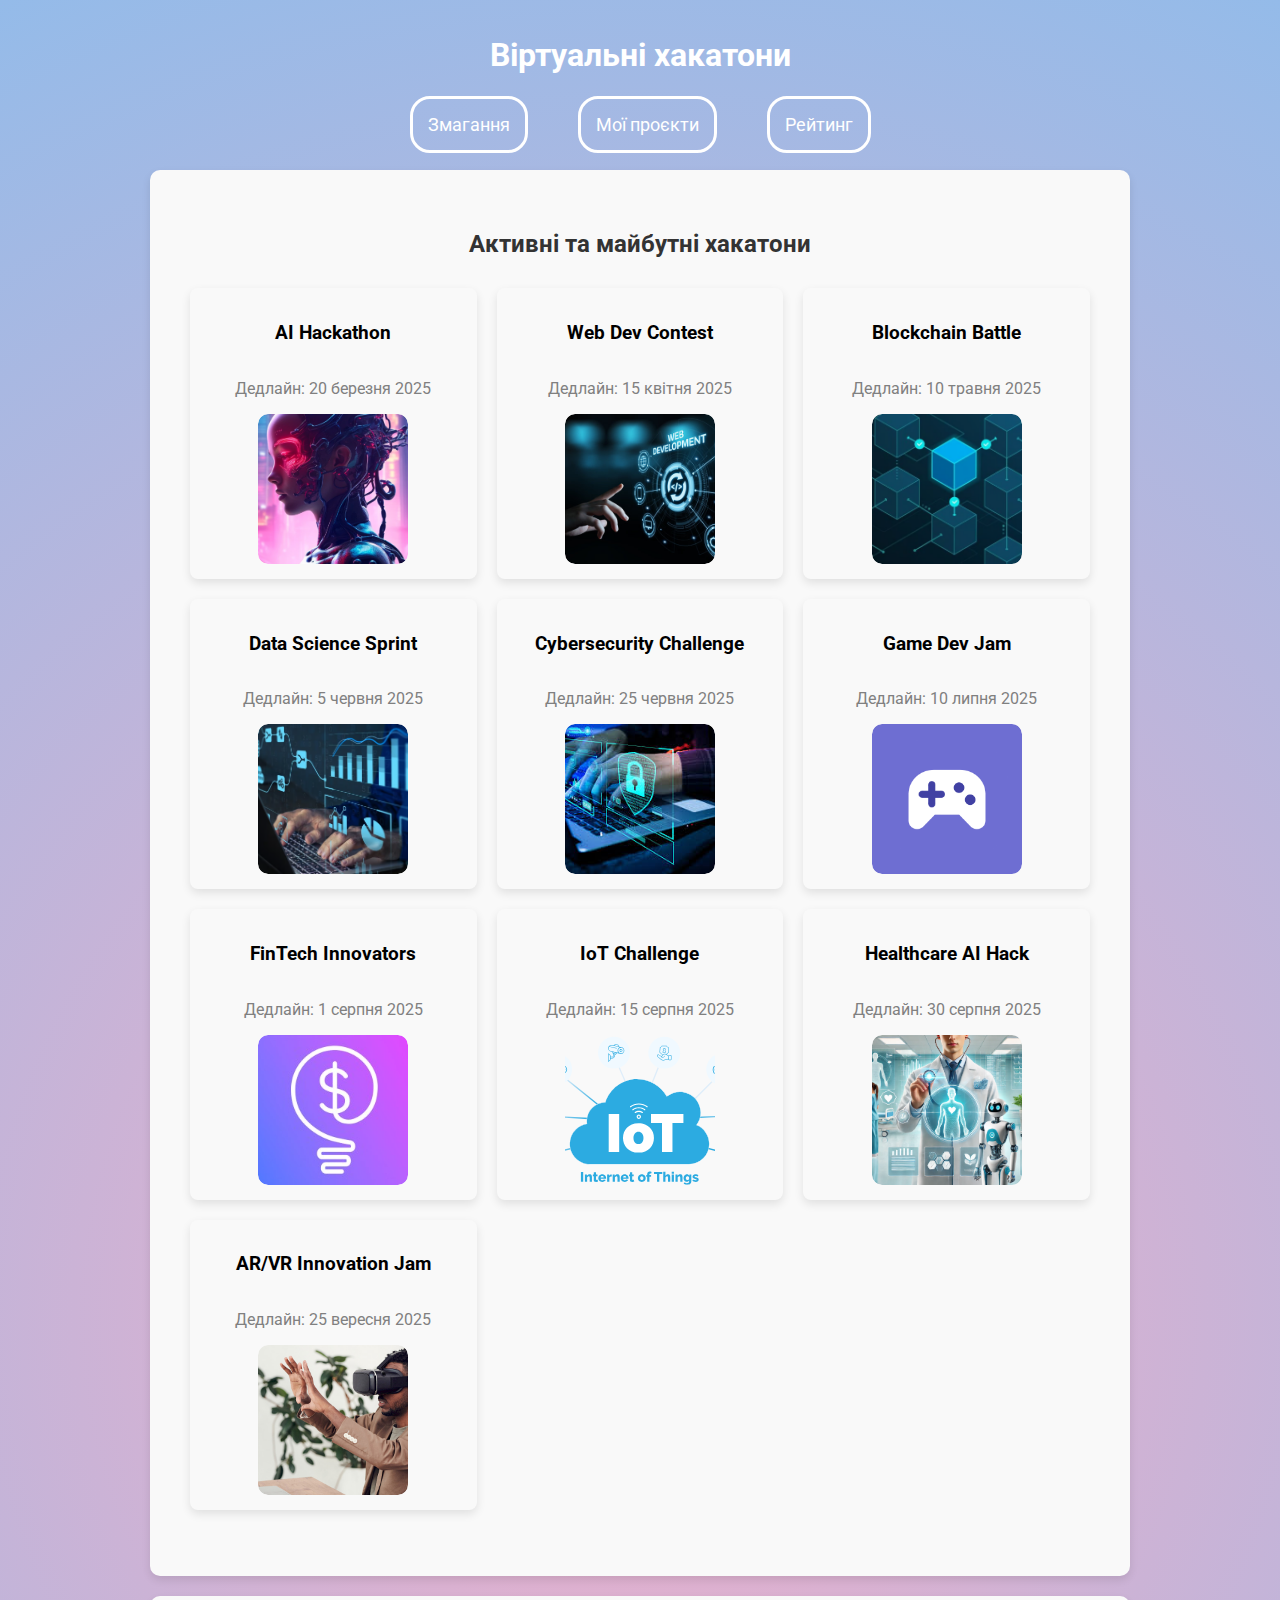
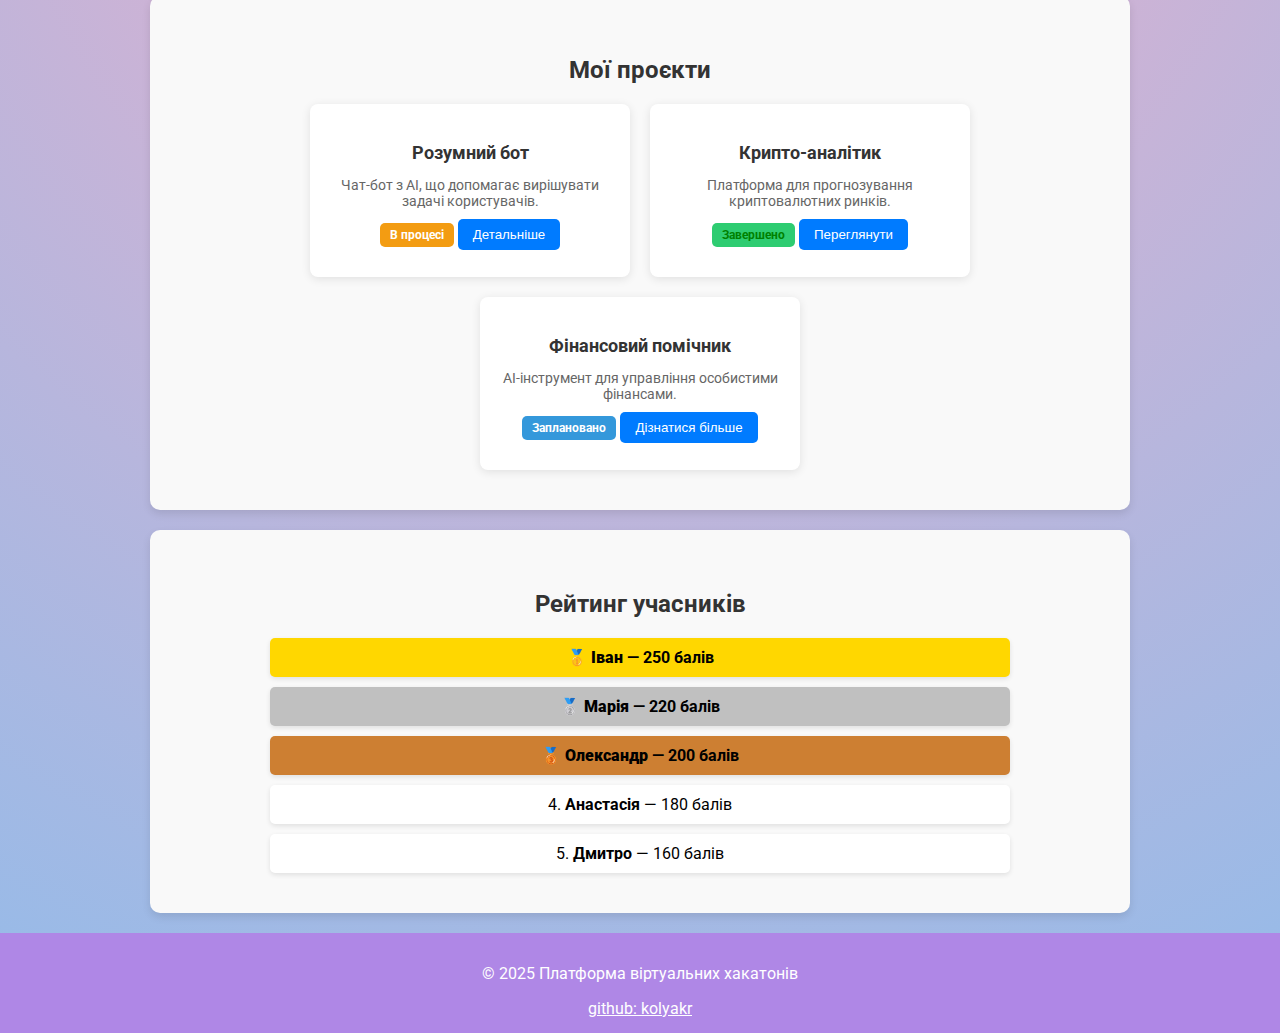
<file: index.html>
<!DOCTYPE html>
<html lang="uk">
  <head>
    <meta charset="UTF-8" />
    <meta name="viewport" content="width=device-width, initial-scale=1.0" />
    <title>Платформа хакатонів</title>
    <link rel="stylesheet" href="styles.css" />
  </head>
  <body>
    <header class="header">
      <h1 class="title">Віртуальні хакатони</h1>
      <nav class="nav">
        <ul class="nav-list">
          <li class="nav-item">
            <a href="#competitions" class="nav-link">Змагання</a>
          </li>
          <li class="nav-item">
            <a href="#projects" class="nav-link">Мої проєкти</a>
          </li>
          <li class="nav-item">
            <a href="#ranking" class="nav-link">Рейтинг</a>
          </li>
        </ul>
      </nav>
    </header>

    <section id="competitions" class="section competitions">
      <h2 class="section-title">Активні та майбутні хакатони</h2>
      <ul class="grid-container">
        <li class="grid-item">
          <h3 class="hackathon-title">AI Hackathon</h3>
          <p class="deadline">Дедлайн: 20 березня 2025</p>
          <div class="image-wrapper">
            <img class="img" src="./images/ai.webp" alt="AI Hackathon" />
          </div>
        </li>
        <li class="grid-item">
          <h3 class="hackathon-title">Web Dev Contest</h3>
          <p class="deadline">Дедлайн: 15 квітня 2025</p>
          <div class="image-wrapper">
            <img class="img" src="./images/web-dev.jpg" alt="Web Dev Contest" />
          </div>
        </li>
        <li class="grid-item">
          <h3 class="hackathon-title">Blockchain Battle</h3>
          <p class="deadline">Дедлайн: 10 травня 2025</p>
          <div class="image-wrapper">
            <img
              class="img"
              src="./images/block-chain.avif"
              alt="Blockchain Battle"
            />
          </div>
        </li>
        <li class="grid-item">
          <h3 class="hackathon-title">Data Science Sprint</h3>
          <p class="deadline">Дедлайн: 5 червня 2025</p>
          <div class="image-wrapper">
            <img
              class="img"
              src="./images/data-science.avif"
              alt="Data Science Sprint"
            />
          </div>
        </li>
        <li class="grid-item">
          <h3 class="hackathon-title">Cybersecurity Challenge</h3>
          <p class="deadline">Дедлайн: 25 червня 2025</p>
          <div class="image-wrapper">
            <img
              class="img"
              src="./images/cybersecurity.jfif"
              alt="Cybersecurity Challenge"
            />
          </div>
        </li>
        <li class="grid-item">
          <h3 class="hackathon-title">Game Dev Jam</h3>
          <p class="deadline">Дедлайн: 10 липня 2025</p>
          <div class="image-wrapper">
            <img class="img" src="./images/game.png" alt="Game Dev Jam" />
          </div>
        </li>
        <li class="grid-item">
          <h3 class="hackathon-title">FinTech Innovators</h3>
          <p class="deadline">Дедлайн: 1 серпня 2025</p>
          <div class="image-wrapper">
            <img
              class="img"
              src="./images/fintech_innovators.jfif"
              alt="FinTech Innovators"
            />
          </div>
        </li>
        <li class="grid-item">
          <h3 class="hackathon-title">IoT Challenge</h3>
          <p class="deadline">Дедлайн: 15 серпня 2025</p>
          <div class="image-wrapper">
            <img class="img" src="./images/iot.svg" alt="IoT Challenge" />
          </div>
        </li>
        <li class="grid-item">
          <h3 class="hackathon-title">Healthcare AI Hack</h3>
          <p class="deadline">Дедлайн: 30 серпня 2025</p>
          <div class="image-wrapper">
            <img
              class="img"
              src="./images/healthcare.png"
              alt="Healthcare AI Hack"
            />
          </div>
        </li>
        <li class="grid-item">
          <h3 class="hackathon-title">AR/VR Innovation Jam</h3>
          <p class="deadline">Дедлайн: 25 вересня 2025</p>
          <div class="image-wrapper">
            <img class="img" src="./images/vr.jpg" alt="AR/VR Innovation Jam" />
          </div>
        </li>
      </ul>
    </section>

    <section id="projects" class="section projects">
      <h2 class="section-title">Мої проєкти</h2>
      <div class="project-container">
        <div class="project-card">
          <h3 class="project-title">Розумний бот</h3>
          <p class="project-description">
            Чат-бот з AI, що допомагає вирішувати задачі користувачів.
          </p>
          <span class="status in-progress">В процесі</span>
          <button class="btn">Детальніше</button>
        </div>
        <div class="project-card">
          <h3 class="project-title">Крипто-аналітик</h3>
          <p class="project-description">
            Платформа для прогнозування криптовалютних ринків.
          </p>
          <span class="status completed">Завершено</span>
          <button class="btn">Переглянути</button>
        </div>
        <div class="project-card">
          <h3 class="project-title">Фінансовий помічник</h3>
          <p class="project-description">
            AI-інструмент для управління особистими фінансами.
          </p>
          <span class="status planned">Заплановано</span>
          <button class="btn">Дізнатися більше</button>
        </div>
      </div>
    </section>

    <section id="ranking" class="section ranking">
      <h2 class="section-title">Рейтинг учасників</h2>
      <div class="ranking-container">
        <div class="ranking-item first-place">
          🥇 <strong>Іван</strong> — 250 балів
        </div>
        <div class="ranking-item second-place">
          🥈 <strong>Марія</strong> — 220 балів
        </div>
        <div class="ranking-item third-place">
          🥉 <strong>Олександр</strong> — 200 балів
        </div>
        <div class="ranking-item">
          4. <strong>Анастасія</strong> — 180 балів
        </div>
        <div class="ranking-item">5. <strong>Дмитро</strong> — 160 балів</div>
      </div>
    </section>

    <footer class="footer">
      <p class="footer-text">&copy; 2025 Платформа віртуальних хакатонів</p>
      <a style="color: white" href="https://github.com/kolyakr"
        >github: kolyakr</a
      >
    </footer>
  </body>
</html>
</file>
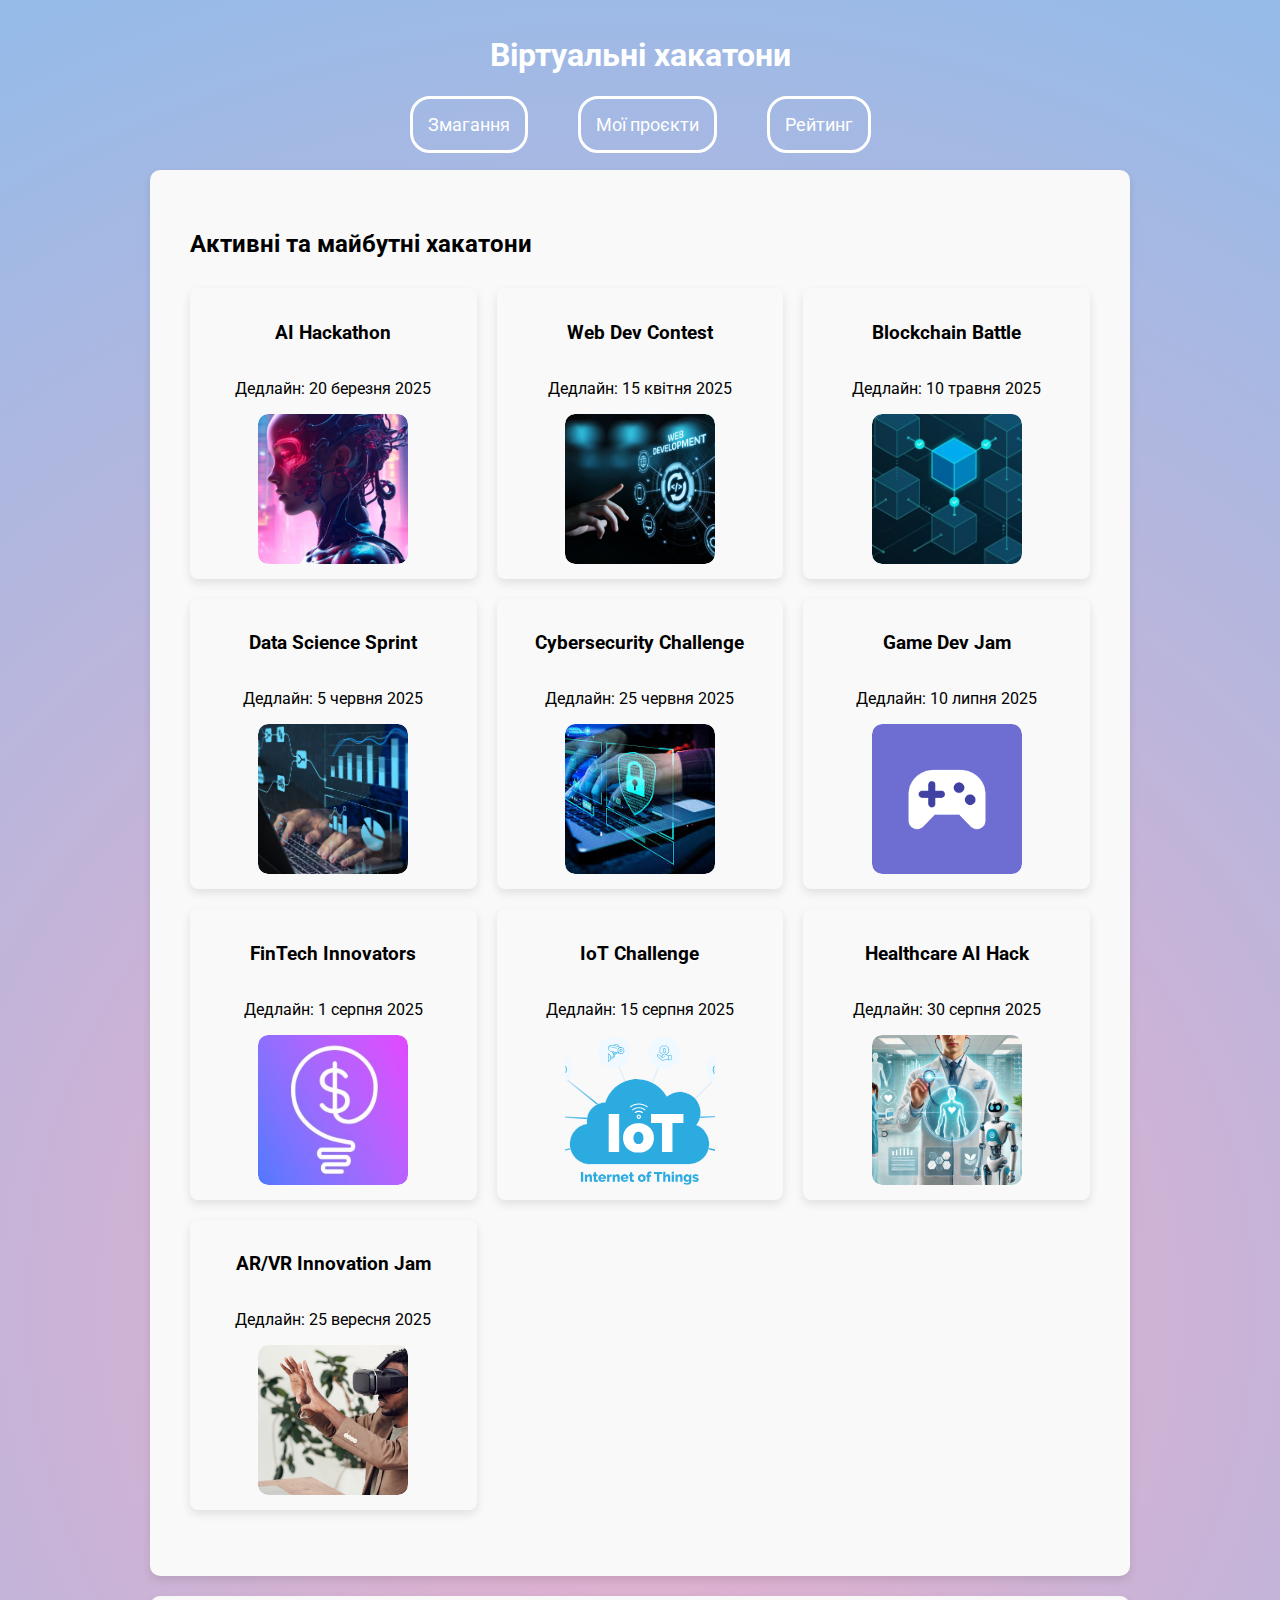
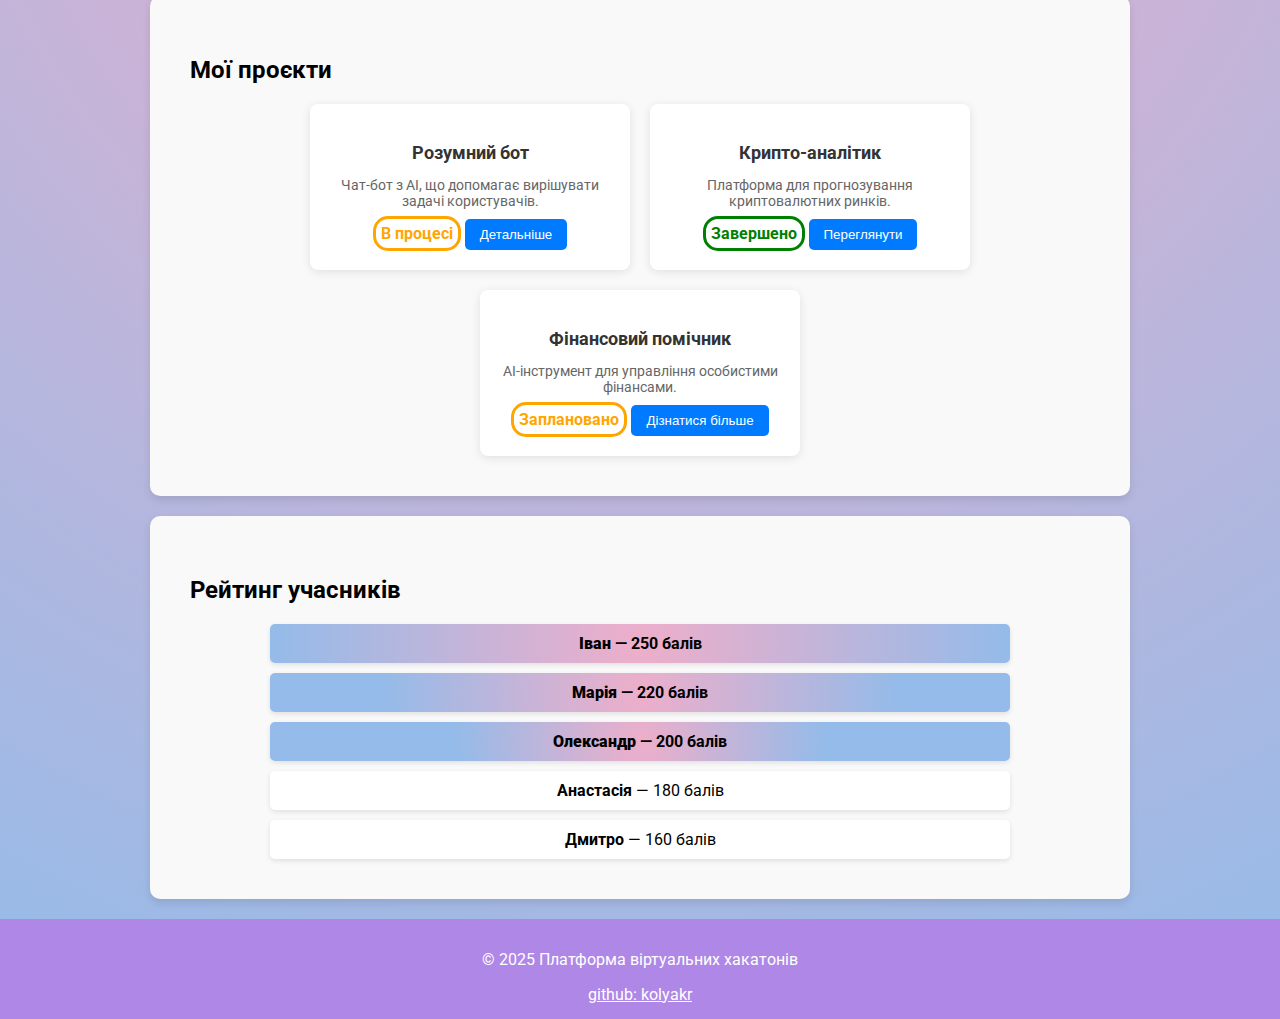
<file: lab1/index.html>
<!DOCTYPE html>
<html lang="uk">
  <head>
    <meta charset="UTF-8" />
    <meta name="viewport" content="width=device-width, initial-scale=1.0" />
    <title>Платформа хакатонів</title>
    <link rel="stylesheet" href="styles.css" />
  </head>
  <body>
    <header class="header">
      <h1 class="title">Віртуальні хакатони</h1>
      <nav class="nav">
        <ul class="nav-list">
          <li class="nav-item">
            <a href="#competitions" class="nav-link">Змагання</a>
          </li>
          <li class="nav-item">
            <a href="#projects" class="nav-link">Мої проєкти</a>
          </li>
          <li class="nav-item">
            <a href="#ranking" class="nav-link">Рейтинг</a>
          </li>
        </ul>
      </nav>
    </header>

    <section id="competitions" class="section competitions">
      <h2 class="section-title">Активні та майбутні хакатони</h2>
      <ul class="grid-container">
        <li class="grid-item">
          <h3 class="hackathon-title">AI Hackathon</h3>
          <p class="deadline">Дедлайн: 20 березня 2025</p>
          <div class="image-wrapper">
            <img class="img" src="./images/ai.webp" alt="AI Hackathon" />
          </div>
        </li>
        <li class="grid-item">
          <h3 class="hackathon-title">Web Dev Contest</h3>
          <p class="deadline">Дедлайн: 15 квітня 2025</p>
          <div class="image-wrapper">
            <img class="img" src="./images/web-dev.jpg" alt="Web Dev Contest" />
          </div>
        </li>
        <li class="grid-item">
          <h3 class="hackathon-title">Blockchain Battle</h3>
          <p class="deadline">Дедлайн: 10 травня 2025</p>
          <div class="image-wrapper">
            <img
              class="img"
              src="./images/block-chain.avif"
              alt="Blockchain Battle"
            />
          </div>
        </li>
        <li class="grid-item">
          <h3 class="hackathon-title">Data Science Sprint</h3>
          <p class="deadline">Дедлайн: 5 червня 2025</p>
          <div class="image-wrapper">
            <img
              class="img"
              src="./images/data-science.avif"
              alt="Data Science Sprint"
            />
          </div>
        </li>
        <li class="grid-item">
          <h3 class="hackathon-title">Cybersecurity Challenge</h3>
          <p class="deadline">Дедлайн: 25 червня 2025</p>
          <div class="image-wrapper">
            <img
              class="img"
              src="./images/cybersecurity.jfif"
              alt="Cybersecurity Challenge"
            />
          </div>
        </li>
        <li class="grid-item">
          <h3 class="hackathon-title">Game Dev Jam</h3>
          <p class="deadline">Дедлайн: 10 липня 2025</p>
          <div class="image-wrapper">
            <img class="img" src="./images/game.png" alt="Game Dev Jam" />
          </div>
        </li>
        <li class="grid-item">
          <h3 class="hackathon-title">FinTech Innovators</h3>
          <p class="deadline">Дедлайн: 1 серпня 2025</p>
          <div class="image-wrapper">
            <img
              class="img"
              src="./images/fintech_innovators.jfif"
              alt="FinTech Innovators"
            />
          </div>
        </li>
        <li class="grid-item">
          <h3 class="hackathon-title">IoT Challenge</h3>
          <p class="deadline">Дедлайн: 15 серпня 2025</p>
          <div class="image-wrapper">
            <img class="img" src="./images/iot.svg" alt="IoT Challenge" />
          </div>
        </li>
        <li class="grid-item">
          <h3 class="hackathon-title">Healthcare AI Hack</h3>
          <p class="deadline">Дедлайн: 30 серпня 2025</p>
          <div class="image-wrapper">
            <img
              class="img"
              src="./images/healthcare.png"
              alt="Healthcare AI Hack"
            />
          </div>
        </li>
        <li class="grid-item">
          <h3 class="hackathon-title">AR/VR Innovation Jam</h3>
          <p class="deadline">Дедлайн: 25 вересня 2025</p>
          <div class="image-wrapper">
            <img class="img" src="./images/vr.jpg" alt="AR/VR Innovation Jam" />
          </div>
        </li>
      </ul>
    </section>

    <section id="projects" class="section projects">
      <h2 class="section-title">Мої проєкти</h2>
      <div class="project-container">
        <div class="project-card">
          <h3 class="project-title">Розумний бот</h3>
          <p class="project-description">
            Чат-бот з AI, що допомагає вирішувати задачі користувачів.
          </p>
          <span class="status in-progress">В процесі</span>
          <button class="btn">Детальніше</button>
        </div>
        <div class="project-card">
          <h3 class="project-title">Крипто-аналітик</h3>
          <p class="project-description">
            Платформа для прогнозування криптовалютних ринків.
          </p>
          <span class="status completed">Завершено</span>
          <button class="btn">Переглянути</button>
        </div>
        <div class="project-card">
          <h3 class="project-title">Фінансовий помічник</h3>
          <p class="project-description">
            AI-інструмент для управління особистими фінансами.
          </p>
          <span class="status planned">Заплановано</span>
          <button class="btn">Дізнатися більше</button>
        </div>
      </div>
    </section>

    <section id="ranking" class="section ranking">
      <h2 class="section-title">Рейтинг учасників</h2>
      <div class="ranking-container">
        <div class="ranking-item first-place">
          <strong>Іван</strong> — 250 балів
        </div>
        <div class="ranking-item second-place">
          <strong>Марія</strong> — 220 балів
        </div>
        <div class="ranking-item third-place">
          <strong>Олександр</strong> — 200 балів
        </div>
        <div class="ranking-item"><strong>Анастасія</strong> — 180 балів</div>
        <div class="ranking-item"><strong>Дмитро</strong> — 160 балів</div>
      </div>
    </section>

    <footer class="footer">
      <p class="footer-text">&copy; 2025 Платформа віртуальних хакатонів</p>
      <a style="color: white" href="https://github.com/kolyakr"
        >github: kolyakr</a
      >
    </footer>
  </body>
</html>
</file>
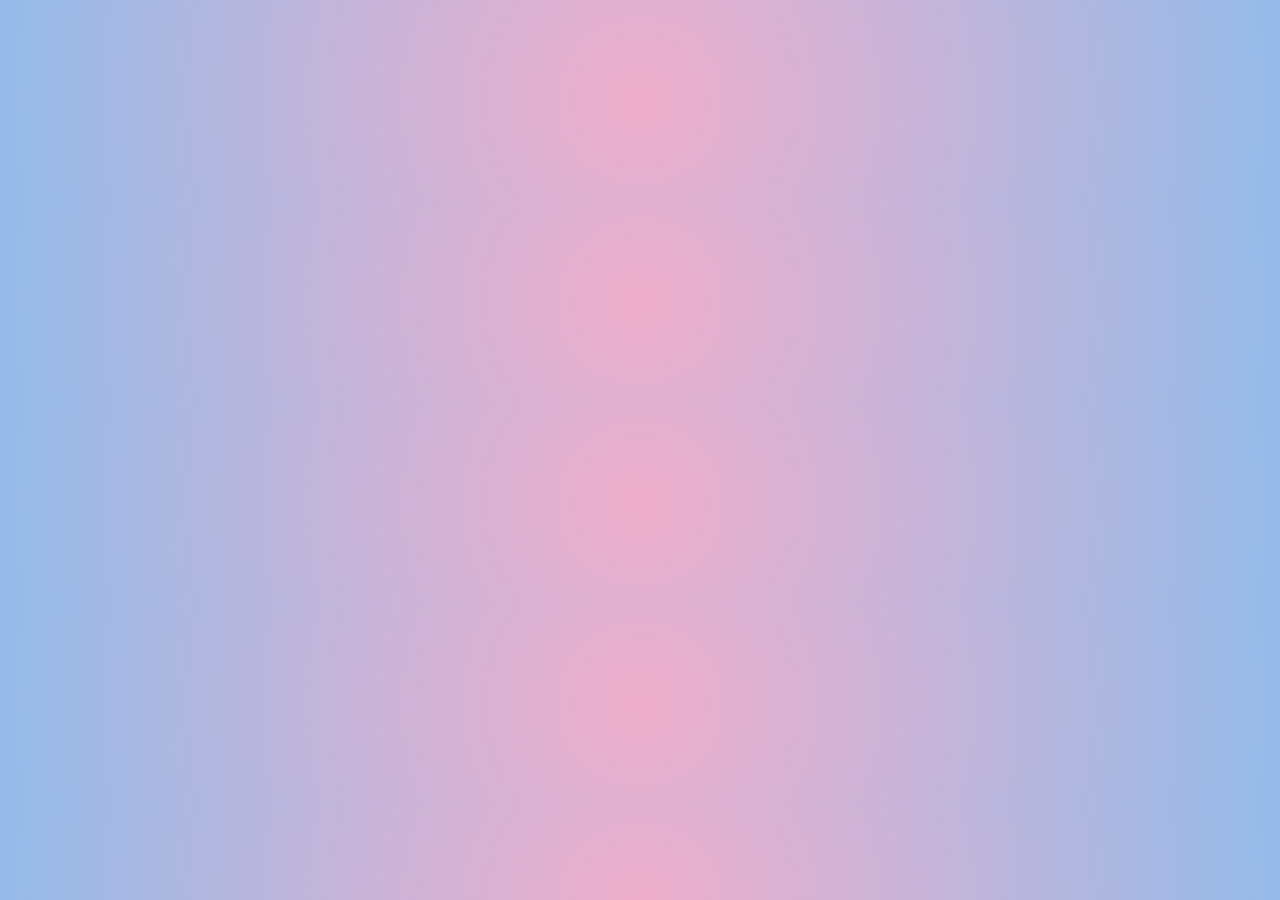
<file: lab2/project-details.html>
<!DOCTYPE html>
<html lang="uk">
  <head>
    <meta charset="UTF-8" />
    <meta name="viewport" content="width=device-width, initial-scale=1.0" />
    <title>Деталі проєкту</title>
    <link rel="stylesheet" href="styles.css" />
  </head>
  <body>
    <div class="project-details-container"></div>
    <script type="module" src="./js/project-details.js"></script>
  </body>
</html>
</file>
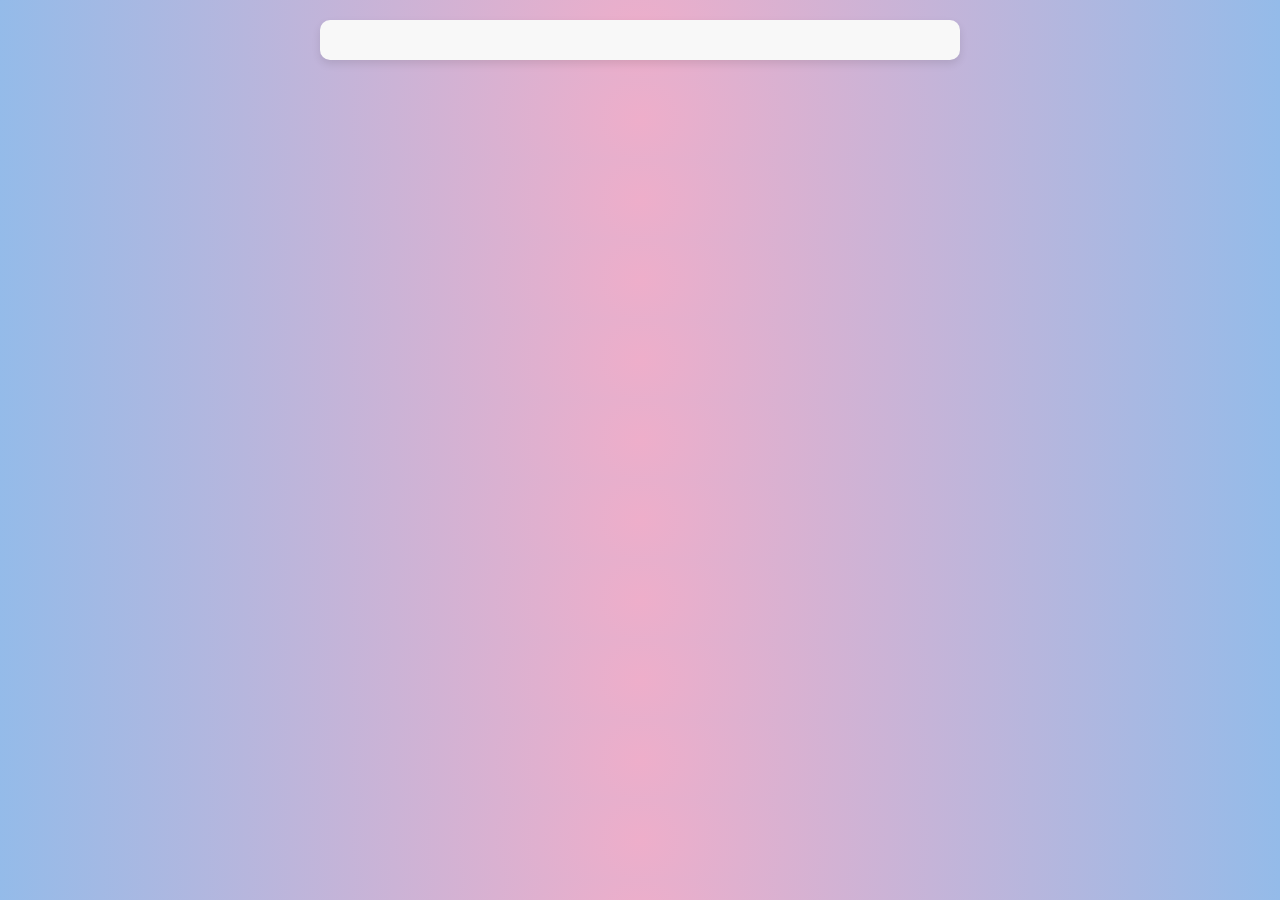
<file: lab2/ranking.html>
<!DOCTYPE html>
<html lang="uk">
  <head>
    <meta charset="UTF-8" />
    <meta name="viewport" content="width=device-width, initial-scale=1.0" />
    <title>Рейтинг учасників</title>
    <link rel="stylesheet" href="styles.css" />
  </head>
  <body>
    <div class="ranking-container"></div>
    <script type="module" src="./js/full-ranking.js"></script>
  </body>
</html>
</file>
<file: styles.css>
@import url("https://fonts.googleapis.com/css2?family=Inter:ital,opsz,wght@0,14..32,100..900;1,14..32,100..900&family=Montserrat:ital,wght@0,100..900;1,100..900&family=Poppins:ital,wght@0,100;0,200;0,300;0,400;0,500;0,600;0,700;0,800;0,900;1,100;1,200;1,300;1,400;1,500;1,600;1,700;1,800;1,900&family=Roboto:ital,wght@0,100..900;1,100..900&display=swap");
body {
  font-family: "Roboto", Arial, sans-serif;
  margin: 0;
  padding: 0;
  background: rgb(238, 174, 202);
  background: radial-gradient(
    circle,
    rgba(238, 174, 202, 1) 0%,
    rgba(148, 187, 233, 1) 100%
  );
}

header {
  color: white;
  padding: 15px;
  text-align: center;
}

.title {
  margin-bottom: 40px;
}

.nav-list {
  display: flex;
  justify-content: center;
  align-items: center;
  gap: 20px;
}

nav ul {
  list-style: none;
  padding: 0;
  margin: 0;
}

.nav-link {
  border: 3px solid white;
  border-radius: 20px;
  padding: 15px;
}

nav ul li {
  display: inline-block;
  margin: 0 15px;
}

nav ul li a {
  color: white;
  text-decoration: none;
  font-size: 18px;
}

section {
  padding: 20px;
  margin: 20px auto;
  background: white;
  border-radius: 8px;
  box-shadow: 0 4px 10px rgba(0, 0, 0, 0.1);
  max-width: 1100px;
}

.grid-container {
  display: grid;
  grid-template-columns: repeat(auto-fit, minmax(280px, 1fr));
  gap: 20px;
  padding: 10px 0;
}

.deadline {
  color: grey;
}

.grid-item {
  padding: 15px;
  border-radius: 8px;
  box-shadow: 0 4px 10px rgba(0, 0, 0, 0.1);
  text-align: center;
  transition: transform 0.2s;
  display: flex;
  justify-content: center;
  align-items: center;
  flex-direction: column;
  cursor: pointer;
}

.grid-item:hover {
  transform: scale(1.05);
}

.status {
  color: orange;
  font-weight: bold;
}

.status.completed {
  color: green;
}

@media (max-width: 768px) {
  nav ul {
    text-align: center;
    padding: 0;
  }

  nav ul li {
    display: block;
    margin: 10px 0;
  }

  section {
    margin: 10px;
    padding: 15px;
  }

  .grid-container {
    grid-template-columns: 1fr;
  }

  .grid-item {
    padding: 10px;
    border-radius: 6px;
  }
}

@media (max-width: 480px) {
  header {
    padding: 10px;
  }

  nav ul li a {
    font-size: 16px;
  }

  .grid-item {
    padding: 10px;
  }

  section {
    padding: 10px;
  }

  .nav-list {
    flex-direction: column;
  }

  .grid-item {
    padding: 8px;
    border-radius: 5px;
    font-size: 0.7rem;
  }
}

footer {
  text-align: center;
  padding: 15px;
  background: #af87e6;
  color: white;
  margin-top: 20px;
}

.image-wrapper {
  display: flex;
  justify-content: center;
  align-items: center;
  width: 150px;
  height: 150px;
  display: flex;
  justify-content: center;
  align-items: center;
  overflow: hidden;
  border-radius: 10px;
}

.img {
  width: 100%;
  height: 100%;
  object-fit: cover;
  border-radius: 10px;
  transition: transform 0.3s ease-in-out;
}

.img:hover {
  transform: scale(1.05);
}

.section {
  padding: 40px;
  margin: 20px auto;
  max-width: 900px;
  background: #f9f9f9;
  border-radius: 10px;
  box-shadow: 0 4px 8px rgba(0, 0, 0, 0.1);
}

.section-title {
  text-align: center;
  font-size: 24px;
  color: #333;
  margin-bottom: 20px;
}

.project-container {
  display: flex;
  flex-wrap: wrap;
  gap: 20px;
  justify-content: center;
}

.project-card {
  background: white;
  padding: 20px;
  border-radius: 8px;
  box-shadow: 0 2px 10px rgba(0, 0, 0, 0.1);
  width: 280px;
  text-align: center;
  transition: transform 0.2s;
}

.project-card:hover {
  transform: translateY(-5px);
}

.project-title {
  font-size: 18px;
  margin-bottom: 10px;
  color: #333;
}

.project-description {
  font-size: 14px;
  color: #666;
  margin-bottom: 10px;
}

.status {
  display: inline-block;
  padding: 5px 10px;
  border-radius: 5px;
  font-size: 12px;
  color: white;
  margin-bottom: 10px;
}

.in-progress {
  background: #f39c12;
}

.completed {
  background: #2ecc71;
}

.planned {
  background: #3498db;
}

.btn {
  background: #007bff;
  color: white;
  padding: 8px 15px;
  border: none;
  border-radius: 5px;
  cursor: pointer;
  transition: background 0.3s;
}

.btn:hover {
  background: #0056b3;
}

/* Стилі для рейтингу */
.ranking-container {
  display: flex;
  flex-direction: column;
  align-items: center;
  gap: 10px;
}

.ranking-item {
  width: 80%;
  padding: 10px;
  font-size: 16px;
  text-align: center;
  background: white;
  border-radius: 5px;
  box-shadow: 0 2px 5px rgba(0, 0, 0, 0.1);
}

.first-place {
  background: gold;
  font-weight: bold;
}

.second-place {
  background: silver;
  font-weight: bold;
}

.third-place {
  background: #cd7f32;
  font-weight: bold;
}
</file>
<file: lab1/styles.css>
@import url("https://fonts.googleapis.com/css2?family=Inter:ital,opsz,wght@0,14..32,100..900;1,14..32,100..900&family=Montserrat:ital,wght@0,100..900;1,100..900&family=Poppins:ital,wght@0,100;0,200;0,300;0,400;0,500;0,600;0,700;0,800;0,900;1,100;1,200;1,300;1,400;1,500;1,600;1,700;1,800;1,900&family=Roboto:ital,wght@0,100..900;1,100..900&display=swap");

html {
  scroll-behavior: smooth;
}

body {
  font-family: "Roboto", Arial, sans-serif;
  margin: 0;
  padding: 0;
  background: radial-gradient(
    circle,
    rgba(238, 174, 202, 1) 0%,
    rgba(148, 187, 233, 1) 100%
  );
}

header {
  color: white;
  padding: 15px;
  text-align: center;
}

.title {
  margin-bottom: 40px;
}

.nav-list {
  display: flex;
  justify-content: center;
  align-items: center;
  gap: 20px;
}

nav ul {
  list-style: none;
  padding: 0;
  margin: 0;
}

.nav-link {
  border: 3px solid white;
  border-radius: 20px;
  padding: 15px;
  transition: all 0.3s ease-in-out;
}

.nav-link:hover,
.nav-link.active {
  background: white;
  color: #333;
  border-color: #333;
}

nav ul li {
  display: inline-block;
  margin: 0 15px;
}

nav ul li a {
  color: white;
  text-decoration: none;
  font-size: 18px;
  transition: color 0.3s ease-in-out;
}

nav ul li a:hover {
  color: #ffeb3b;
}

section {
  padding: 20px;
  margin: 20px auto;
  background: white;
  border-radius: 8px;
  box-shadow: 0 4px 10px rgba(0, 0, 0, 0.1);
  max-width: 1100px;
}

.grid-container {
  display: grid;
  grid-template-columns: repeat(auto-fit, minmax(280px, 1fr));
  gap: 20px;
  padding: 10px 0;
}

.grid-item {
  padding: 15px;
  border-radius: 8px;
  box-shadow: 0 4px 10px rgba(0, 0, 0, 0.1);
  text-align: center;
  transition: transform 0.2s;
  display: flex;
  justify-content: center;
  align-items: center;
  flex-direction: column;
  cursor: pointer;
}

.grid-item:hover {
  transform: scale(1.05);
}

.status {
  color: orange;
  font-weight: bold;
  border: 3px solid orange;
  padding: 5px;
  box-sizing: border-box;
  border-radius: 15px;
}

.status.completed {
  border: 3px solid green;
  padding: 5px;
  box-sizing: border-box;
  border-radius: 15px;
  color: green;
}

@media (max-width: 768px) {
  nav ul {
    text-align: center;
    padding: 0;
  }

  nav ul li {
    display: block;
    margin: 10px 0;
  }
}

@media (max-width: 480px) {
  header {
    padding: 10px;
  }

  .nav-list {
    flex-direction: column;
  }

  .grid-item {
    padding: 8px;
    font-size: 0.7rem;
  }
}

footer {
  text-align: center;
  padding: 15px;
  background: #af87e6;
  color: white;
  margin-top: 20px;
}

.image-wrapper {
  display: flex;
  justify-content: center;
  align-items: center;
  width: 150px;
  height: 150px;
  overflow: hidden;
  border-radius: 10px;
}

.img {
  width: 100%;
  height: 100%;
  object-fit: cover;
  border-radius: 10px;
  transition: transform 0.3s ease-in-out;
}

.img:hover {
  transform: scale(1.05);
}

nav ul li a.active {
  color: #ffeb3b;
  font-weight: bold;
}

.section {
  padding: 40px;
  margin: 20px auto;
  max-width: 900px;
  background: #f9f9f9;
  border-radius: 10px;
  box-shadow: 0 4px 8px rgba(0, 0, 0, 0.1);
}

.project-container {
  display: flex;
  flex-wrap: wrap;
  gap: 20px;
  justify-content: center;
}

.project-card {
  background: white;
  padding: 20px;
  border-radius: 8px;
  box-shadow: 0 2px 10px rgba(0, 0, 0, 0.1);
  width: 280px;
  text-align: center;
  transition: transform 0.2s;
}

.project-card:hover {
  transform: translateY(-5px);
}

.project-title {
  font-size: 18px;
  margin-bottom: 10px;
  color: #333;
}

.project-description {
  font-size: 14px;
  color: #666;
  margin-bottom: 10px;
}

.btn {
  background: #007bff;
  color: white;
  padding: 8px 15px;
  border: none;
  border-radius: 5px;
  cursor: pointer;
  transition: background 0.3s;
}

.btn:hover {
  background: #0056b3;
}

.ranking-container {
  display: flex;
  flex-direction: column;
  align-items: center;
  gap: 10px;
}

.ranking-item {
  width: 80%;
  padding: 10px;
  font-size: 16px;
  text-align: center;
  background: white;
  border-radius: 5px;
  box-shadow: 0 2px 5px rgba(0, 0, 0, 0.1);
}

.first-place {
  background: radial-gradient(
    circle,
    rgba(238, 174, 202, 1) 0%,
    rgba(148, 187, 233, 1) 100%
  );
  font-weight: bold;
}

.second-place {
  background: radial-gradient(
    circle,
    rgba(238, 174, 202, 1) 0%,
    rgba(148, 187, 233, 1) 70%
  );
  font-weight: bold;
}

.third-place {
  background: radial-gradient(
    circle,
    rgba(238, 174, 202, 1) 0%,
    rgba(148, 187, 233, 1) 50%
  );
  font-weight: bold;
}
</file>
<file: lab2/styles.css>
@import url("https://fonts.googleapis.com/css2?family=Inter:ital,opsz,wght@0,14..32,100..900;1,14..32,100..900&family=Montserrat:ital,wght@0,100..900;1,100..900&family=Poppins:ital,wght@0,100;0,200;0,300;0,400;0,500;0,600;0,700;0,800;0,900;1,100;1,200;1,300;1,400;1,500;1,600;1,700;1,800;1,900&family=Roboto:ital,wght@0,100..900;1,100..900&display=swap");

html {
  scroll-behavior: smooth;
}

body {
  font-family: "Roboto", Arial, sans-serif;
  margin: 0;
  padding: 0;
  background: radial-gradient(
    circle,
    rgba(238, 174, 202, 1) 0%,
    rgba(148, 187, 233, 1) 100%
  );
}

header {
  color: white;
  padding: 15px;
  text-align: center;
}

.title {
  margin-bottom: 40px;
}

.nav-list {
  display: flex;
  justify-content: center;
  align-items: center;
  gap: 20px;
}

nav ul {
  list-style: none;
  padding: 0;
  margin: 0;
}

.nav-link {
  border: 3px solid white;
  border-radius: 20px;
  padding: 15px;
  transition: all 0.3s ease-in-out;
}

.nav-link:hover,
.nav-link.active {
  background: white;
  color: #333;
  border-color: #333;
}

nav ul li {
  display: inline-block;
  margin: 0 15px;
}

nav ul li a {
  color: white;
  text-decoration: none;
  font-size: 18px;
  transition: color 0.3s ease-in-out;
}

nav ul li a:hover {
  color: #ffeb3b;
}

section {
  padding: 20px;
  margin: 20px auto;
  background: white;
  border-radius: 8px;
  box-shadow: 0 4px 10px rgba(0, 0, 0, 0.1);
  max-width: 1100px;
}

.grid-container {
  display: grid;
  grid-template-columns: repeat(auto-fit, minmax(280px, 1fr));
  gap: 20px;
  padding: 10px 0;
}

.grid-item {
  padding: 15px;
  border-radius: 8px;
  box-shadow: 0 4px 10px rgba(0, 0, 0, 0.1);
  text-align: center;
  transition: transform 0.2s;
  display: flex;
  justify-content: center;
  align-items: center;
  flex-direction: column;
  cursor: pointer;
}

.grid-item:hover {
  transform: scale(1.05);
}

.status {
  color: orange;
  font-weight: bold;
  border: 3px solid orange;
  padding: 5px;
  box-sizing: border-box;
  border-radius: 15px;
}

.status.completed {
  border: 3px solid green;
  padding: 5px;
  box-sizing: border-box;
  border-radius: 15px;
  color: green;
}

@media (max-width: 768px) {
  nav ul {
    text-align: center;
    padding: 0;
  }

  nav ul li {
    display: block;
    margin: 10px 0;
  }
}

@media (max-width: 480px) {
  header {
    padding: 10px;
  }

  .nav-list {
    flex-direction: column;
  }

  .grid-item {
    padding: 8px;
    font-size: 0.7rem;
  }
}

footer {
  text-align: center;
  padding: 15px;
  background: #af87e6;
  color: white;
  margin-top: 20px;
}

.image-wrapper {
  display: flex;
  justify-content: center;
  align-items: center;
  width: 150px;
  height: 150px;
  overflow: hidden;
  border-radius: 10px;
}

.img {
  width: 100%;
  height: 100%;
  object-fit: cover;
  border-radius: 10px;
  transition: transform 0.3s ease-in-out;
}

.img:hover {
  transform: scale(1.05);
}

nav ul li a.active {
  color: #ffeb3b;
  font-weight: bold;
}

.section {
  padding: 40px;
  margin: 20px auto;
  max-width: 900px;
  background: #f9f9f9;
  border-radius: 10px;
  box-shadow: 0 4px 8px rgba(0, 0, 0, 0.1);
}

.project-container {
  display: flex;
  flex-wrap: wrap;
  gap: 20px;
  justify-content: center;
}

.project-card {
  background: white;
  border: 5px solid rgb(224, 185, 198);
  padding: 20px;
  border-radius: 8px;
  box-shadow: 0 2px 10px rgba(0, 0, 0, 0.1);
  width: 280px;
  text-align: center;
  transition: transform 0.2s;
}

.project-card:hover {
  transform: translateY(-5px);
}

.project-title {
  font-size: 18px;
  margin-bottom: 10px;
  color: rgb(85, 58, 67);
}

.project-description {
  font-size: 14px;
  color: #666;
  margin-bottom: 10px;
}

.btn {
  background: rgb(224, 185, 198);
  color: white;
  padding: 8px 15px;
  border: none;
  border-radius: 5px;
  cursor: pointer;
  transition: background 0.3s;
}

.btn:hover {
  background: rgb(237, 92, 140);
}

.ranking-container {
  display: flex;
  flex-direction: column;
  align-items: center;
  gap: 10px;
}

.ranking-item {
  width: 80%;
  padding: 10px;
  font-size: 16px;
  text-align: center;
  background: white;
  border-radius: 5px;
  box-shadow: 0 2px 5px rgba(0, 0, 0, 0.1);
}

.first-place {
  background: radial-gradient(
    circle,
    rgba(238, 174, 202, 1) 0%,
    rgba(148, 187, 233, 1) 100%
  );
  font-weight: bold;
}

.second-place {
  background: radial-gradient(
    circle,
    rgba(238, 174, 202, 1) 0%,
    rgba(148, 187, 233, 1) 70%
  );
  font-weight: bold;
}

.third-place {
  background: radial-gradient(
    circle,
    rgba(238, 174, 202, 1) 0%,
    rgba(148, 187, 233, 1) 50%
  );
  font-weight: bold;
}

.grid-item {
  opacity: 0;
  transform: translateY(30px);
  animation: fadeInUp 0.8s ease-out forwards;
}

.grid-item:nth-child(1) {
  animation-delay: 0.2s;
}
.grid-item:nth-child(2) {
  animation-delay: 0.4s;
}
.grid-item:nth-child(3) {
  animation-delay: 0.6s;
}

@keyframes fadeInUp {
  from {
    opacity: 0;
    transform: translateY(50px);
  }
  to {
    opacity: 1;
    transform: translateY(0);
  }
}

.section {
  opacity: 0;
  transform: translateY(50px);
  animation: fadeInUp 0.3s ease-out forwards;
}

:has(.section) {
  animation: fadeInUp 0.3s ease-out forwards;
}

.deadline {
  color: grey;
}

.rules {
  font-size: 700;
  color: rgb(9, 35, 64);
}

.apply-btn {
  margin-top: 45px;
  background-color: #1d242b;
  color: white;
  font-size: 16px;
  font-weight: bold;
  padding: 10px 20px;
  border: none;
  border-radius: 8px;
  cursor: pointer;
  transition: background-color 0.3s ease, transform 0.2s ease;
}

.apply-btn:hover {
  background-color: #0056b3;
  transform: scale(1.05);
}

.apply-btn:disabled {
  background-color: #4caf50;
  cursor: default;
  transform: none;
}

.project-details-container {
  max-width: 900px;
  margin: 40px auto;
  padding: 30px;
  background-color: #ffffff;
  box-shadow: 0 12px 24px rgba(0, 0, 0, 0.1);
  border-radius: 12px;
  transform: translateY(20px);
  opacity: 0;
  animation: fadeInUp 1.2s ease-out forwards;
}

/* Анімація для появи */
@keyframes fadeInUp {
  to {
    transform: translateY(0);
    opacity: 1;
  }
}

/* Заголовок */
.project-details-container h1 {
  font-size: 2.5rem;
  color: #333;
  font-weight: 700;
  margin-bottom: 20px;
  text-align: center;
  opacity: 0;
  animation: fadeIn 1.5s ease-out 0.5s forwards;
}

@keyframes fadeIn {
  0% {
    opacity: 0;
  }
  100% {
    opacity: 1;
  }
}

/* Стиль зображення */
.project-image-cont {
  display: flex;
  justify-content: center;
  align-items: center;
  margin-bottom: 30px;
  opacity: 0;
  animation: fadeInUp 1s ease-out 0.7s forwards;
}

.project-image {
  text-align: center;
  width: 100%;
  height: auto;
  border-radius: 12px;
  box-shadow: 0 4px 20px rgba(0, 0, 0, 0.1);
  margin-bottom: 20px;
  transition: transform 0.3s ease, box-shadow 0.3s ease;
  max-width: 500px;
  filter: brightness(0.95);
}

.project-image:hover {
  transform: scale(1.05);
  box-shadow: 0 6px 30px rgba(0, 0, 0, 0.2);
  filter: brightness(1);
}

/* Інформація про проєкт */
.project-details-container p {
  font-size: 1.1rem;
  margin-bottom: 15px;
  color: #555;
  line-height: 1.6;
  transition: color 0.3s ease;
}

.project-details-container strong {
  font-weight: bold;
  color: #333;
}

.project-details-container p:hover {
  color: #2980b9;
}

/* Статус */
.project-details-container .status {
  padding: 10px 20px;
  border-radius: 25px;
  font-weight: 600;
  display: inline-block;
  text-transform: uppercase;
  letter-spacing: 1px;
  margin-top: 15px;
  transition: transform 0.3s ease, background-color 0.3s ease;
}

.project-details-container .status:hover {
  transform: translateY(-5px);
}

.project-details-container .in-progress {
  background-color: #f39c12;
  color: #fff;
}

.project-details-container .completed {
  background-color: #27ae60;
  color: #fff;
}

.project-details-container .planned {
  background-color: #3498db;
  color: #fff;
}

/* Посилання */
a:hover {
  color: #2980b9;
  text-decoration: underline;
  transform: translateY(-2px);
  transition: transform 0.2s ease;
}

/* Відгуки */
.project-details-container .reviews {
  margin-top: 30px;
}

.project-details-container .reviews li {
  font-size: 1.1rem;
  margin-bottom: 15px;
  color: #555;
  transition: transform 0.3s ease, color 0.3s ease;
}

.project-details-container .reviews li:hover {
  transform: translateX(10px);
  color: #3498db;
}

/* Стилі для мобільних пристроїв */
@media (max-width: 768px) {
  .project-details-container {
    padding: 20px;
  }

  .project-details-container h1 {
    font-size: 2rem;
  }

  .project-details-container p,
  .project-details-container strong,
  ul li {
    font-size: 1rem;
  }

  .project-details-container .status {
    font-size: 0.9rem;
    padding: 6px 12px;
  }

  h3 {
    font-size: 1.4rem;
  }
}

.project-image-cont {
  display: flex;
  justify-content: center;
  align-items: center;
}

/* Стилі для рейтингу */
.ranking-container {
  display: flex;
  flex-direction: column;
  align-items: center;
  margin-bottom: 20px;
}

.ranking-item {
  margin: 10px 0;
  font-size: 16px;
}

/* Стиль кнопки "Переглянути більше" */
.view-more-btn {
  background-color: rgb(59, 8, 77);
  color: white;
  padding: 10px 20px;
  border: none;
  border-radius: 5px;
  cursor: pointer;
  margin-top: 20px;
  font-size: 16px;
  transition: background-color 0.3s ease;
}

.view-more-btn:hover {
  background-color: #3c2558;
}

.view-more-btn:active {
  background-color: #381d63;
}

/* Загальний контейнер для рейтингу */
.ranking-container {
  display: flex;
  flex-direction: column;
  gap: 10px;
  margin: 20px auto;
  max-width: 600px;
  padding: 20px;
  background-color: #f8f8f8;
  border-radius: 10px;
  box-shadow: 0 4px 8px rgba(0, 0, 0, 0.1);
}

/* Стиль для кожного елемента рейтингу */
.ranking-item {
  padding: 15px;
  margin: 5px 0;
  border-radius: 8px;
  display: flex;
  justify-content: space-between;
  align-items: center;
  background-color: #fff;
  box-shadow: 0 2px 5px rgba(0, 0, 0, 0.1);
  font-size: 16px;
  font-weight: 500;
}

.ranking-item:not(.first-place):not(.second-place):not(.third-place) {
  background-color: #f2f2f2;
  color: #333;
}

.ranking-item strong {
  font-size: 18px;
  font-weight: 600;
}

.ranking-container a {
  text-decoration: none;
  color: #0073e6;
  font-weight: 600;
  margin-top: 10px;
  display: block;
  text-align: center;
  padding: 10px;
  background-color: #0073e6;
  color: white;
  border-radius: 5px;
  transition: background-color 0.3s ease;
}

.ranking-container a:hover {
  background-color: #005bb5;
}

.timer {
  font-weight: 700;
}

.timer-details {
  color: rgb(144, 144, 158);
  font-weight: 700;
}

.project-details-container p {
  font-weight: 600;
}

.project-details-container p {
  font-size: 1.1rem;
  line-height: 1.6;
  margin-bottom: 15px;
  color: #555;
  opacity: 0;
  transform: translateX(-20px);
  animation: slideIn 0.8s ease-out 0.5s forwards;
}

@keyframes slideIn {
  to {
    opacity: 1;
    transform: translateX(0);
  }
}

/* Стиль для сильних тегів */
.project-details-container strong {
  font-weight: bold;
  color: #333;
  transition: color 0.3s ease;
}

/* Анімація для статусу */
.project-details-container .status {
  padding: 10px 20px;
  border-radius: 25px;
  font-weight: 600;
  display: inline-block;
  text-transform: uppercase;
  letter-spacing: 1px;
  margin-top: 15px;
  transition: transform 0.3s ease, background-color 0.3s ease;
  opacity: 0;
  transform: translateY(-10px);
  animation: fadeInUp 1s ease-out 0.7s forwards;
}

.project-details-container .status:hover {
  transform: translateY(-5px);
}

.project-details-container .status.in-progress {
  background-color: #f39c12;
  color: #fff;
}

.project-details-container .status.completed {
  background-color: #27ae60;
  color: #fff;
}

.project-details-container .status.planned {
  background-color: #3498db;
  color: #fff;
}

/* Заголовки */
.project-details-container h3 {
  font-size: 1.8rem;
  color: #333;
  font-weight: 600;
  margin-bottom: 15px;
  opacity: 0;
  transform: translateY(-20px);
  animation: fadeInUp 1s ease-out 0.8s forwards;
}

/* Список */
.project-details-container ul {
  padding-left: 20px;
  list-style-type: disc;
}

.project-details-container li {
  font-size: 1.1rem;
  margin-bottom: 10px;
  color: #555;
  opacity: 0;
  transform: translateY(20px);
  animation: fadeInUp 1s ease-out 1s forwards;
}

.project-details-container li:hover {
  transform: translateX(10px);
  color: #3498db;
  transition: transform 0.3s ease, color 0.3s ease;
}

/* Стиль для посилань */
.project-details-container a {
  color: #3498db;
  text-decoration: none;
  font-weight: 600;
  transition: color 0.3s ease, transform 0.3s ease;
}

.project-details-container a:hover {
  color: #2980b9;
  text-decoration: underline;
  transform: translateY(-2px);
}
</file>
